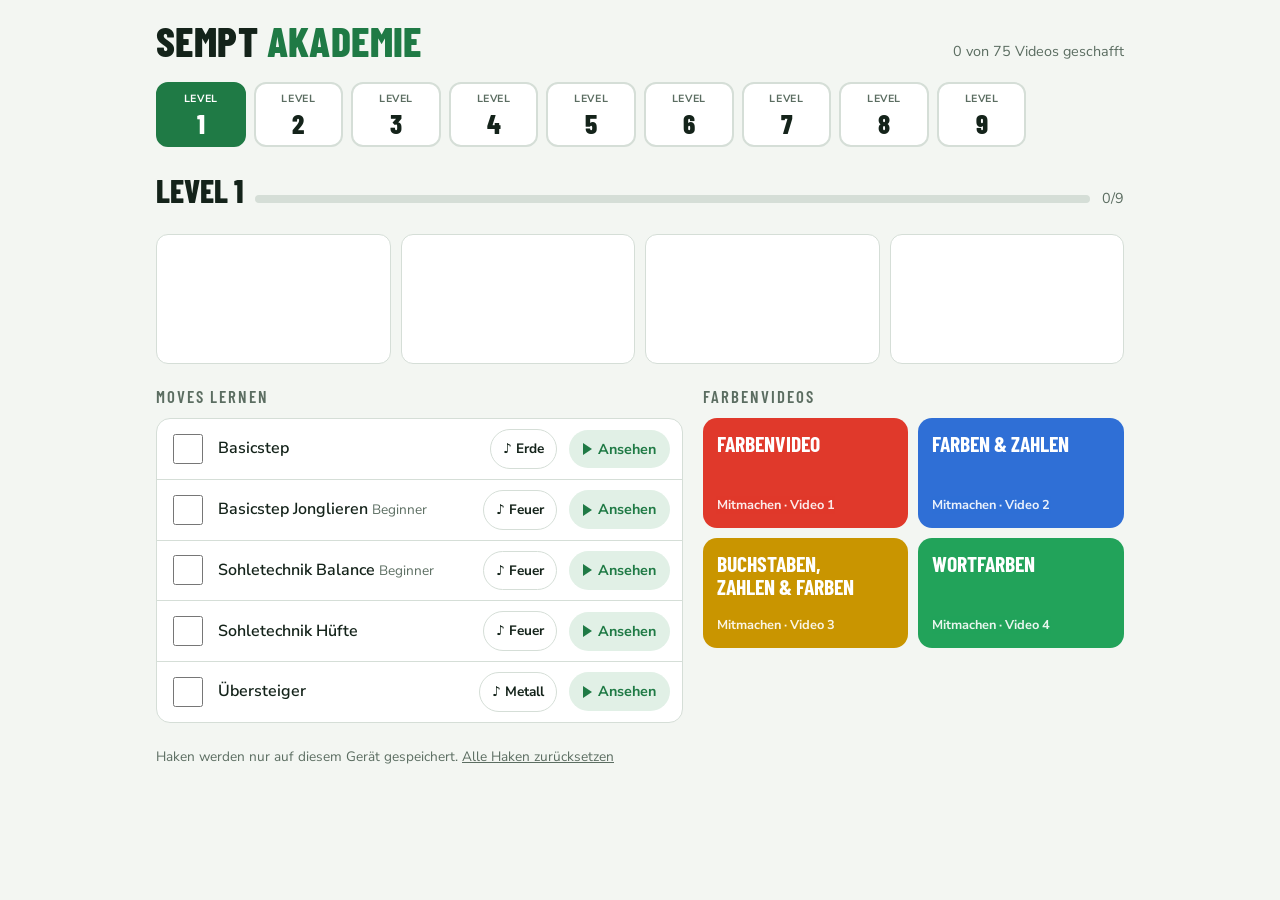
<file: index.html>
<!doctype html>
<html lang="de">
<head>
<meta charset="utf-8">
<meta name="viewport" content="width=device-width,initial-scale=1,viewport-fit=cover">
<meta name="apple-mobile-web-app-capable" content="yes">
<meta name="mobile-web-app-capable" content="yes">
<meta name="apple-mobile-web-app-title" content="Sempt">
<meta name="apple-mobile-web-app-status-bar-style" content="default">
<meta name="theme-color" content="#1f7a45">
<title>Sempt Akademie</title>
<link rel="stylesheet" href="https://fonts.googleapis.com/css2?family=Barlow+Condensed:wght@600;800&family=Nunito+Sans:wght@400;600;700&display=swap">
<style>
html{-webkit-text-size-adjust:100%}:root{padding-top:env(safe-area-inset-top,0px);padding-bottom:env(safe-area-inset-bottom,0px)}body{margin:0}[hidden]{display:none!important}
/* Layout: Level-Leiste oben (1–9), darunter ein Level-Panel: Moves-Checkliste links, Farbenvideos rechts; stapelt auf schmalen Screens */
:root{
  --bg:#f3f6f2; --surface:#ffffff; --fg:#14231a; --muted:#5b6d61; --line:#d5ded7;
  --pitch:#1f7a45; --pitch-soft:#e1f0e6; --done:#1f7a45;
  --c1:#e0392b; --c2:#2f6fd6; --c3:#f2b705; --c4:#22a35a;
  --display:"Barlow Condensed","Arial Narrow",system-ui,sans-serif;
  --body:"Nunito Sans",system-ui,-apple-system,sans-serif;
}
@media (prefers-color-scheme:dark){:root:not([data-theme="light"]){
  --bg:#0f1712; --surface:#17221b; --fg:#e7efe9; --muted:#9db0a3; --line:#2a3a30;
  --pitch:#4cc27c; --pitch-soft:#1c3326; --done:#4cc27c; color-scheme:dark}}
:root[data-theme="dark"]{
  --bg:#0f1712; --surface:#17221b; --fg:#e7efe9; --muted:#9db0a3; --line:#2a3a30;
  --pitch:#4cc27c; --pitch-soft:#1c3326; --done:#4cc27c; color-scheme:dark}
*{box-sizing:border-box}
body{background:var(--bg);color:var(--fg);font-family:var(--body);font-size:16px;line-height:1.45}
.wrap{max-width:1000px;margin:0 auto;padding-block:20px 48px;
  padding-left:max(16px,env(safe-area-inset-left,0px));padding-right:max(16px,env(safe-area-inset-right,0px));
  display:flex;flex-direction:column;gap:20px}
header{display:flex;align-items:flex-end;justify-content:space-between;gap:12px;flex-wrap:wrap}
h1{font-family:var(--display);font-weight:800;font-size:2.6rem;line-height:1;margin:0;letter-spacing:.01em;text-transform:uppercase}
h1 span{color:var(--pitch)}
.total{font-size:.9rem;color:var(--muted);font-variant-numeric:tabular-nums}
.levels{display:grid;grid-template-columns:repeat(10,1fr);gap:8px}
.lv{appearance:none;border:2px solid var(--line);background:var(--surface);color:var(--fg);border-radius:12px;
  padding:10px 0 8px;font-family:var(--display);font-weight:800;font-size:1.7rem;line-height:1;cursor:pointer;
  display:flex;flex-direction:column;align-items:center;gap:6px;min-width:0}
.lv small{font-family:var(--body);font-size:.65rem;font-weight:700;letter-spacing:.06em;text-transform:uppercase;color:var(--muted)}
.lv[aria-selected="true"]{border-color:var(--pitch);background:var(--pitch);color:#fff}
.lv[aria-selected="true"] small{color:#fff}
.lv.full::after{content:"✓";font-size:.8rem;font-family:var(--body);color:var(--done)}
.lv[aria-selected="true"].full::after{color:#fff}
.lv:focus-visible,.row a:focus-visible,.tile:focus-visible,.chk:focus-visible{outline:3px solid var(--c2);outline-offset:2px}
.panel{display:grid;grid-template-columns:1.25fr 1fr;gap:20px;align-items:start}
section{min-width:0}
h2{font-family:var(--display);font-weight:600;font-size:1.05rem;letter-spacing:.12em;text-transform:uppercase;color:var(--muted);margin:0 0 10px}
.title{display:flex;align-items:baseline;gap:12px;flex-wrap:wrap}
.title h3{font-family:var(--display);font-weight:800;font-size:2rem;margin:0;text-transform:uppercase;text-wrap:balance}
.bar{height:8px;border-radius:99px;background:var(--line);overflow:hidden;flex:1;min-width:120px}
.bar i{display:block;height:100%;background:var(--pitch);transition:width .25s}
.list{background:var(--surface);border:1px solid var(--line);border-radius:14px;overflow:hidden}
.row{display:flex;align-items:center;gap:12px;padding:10px 12px;border-top:1px solid var(--line)}
.row:first-child{border-top:0}
.chk{width:30px;height:30px;flex:none;accent-color:var(--pitch);cursor:pointer}
.row .name{flex:1;min-width:0;font-weight:600}
.row .name em{font-style:normal;font-weight:400;color:var(--muted);font-size:.85rem;margin-left:4px}
.row.done .name{color:var(--muted);text-decoration:line-through}
.mus{flex:none;padding:9px 12px;border-radius:99px;border:1px solid var(--line);color:var(--fg);text-decoration:none;font-weight:700;font-size:.85rem}
@media (max-width:480px){.row{flex-wrap:wrap}.row .name{flex-basis:calc(100% - 42px)}}
.shots{display:grid;grid-template-columns:repeat(4,1fr);gap:10px}
.shot{display:block;aspect-ratio:1.8;max-width:100%;border-radius:12px;overflow:hidden;border:1px solid var(--line);
  background-color:var(--surface);background-repeat:no-repeat;background-size:106% 438%}
.shot:focus-visible{outline:3px solid var(--c2);outline-offset:2px}
@media (max-width:760px){.shots{grid-template-columns:repeat(2,1fr)}}
.play{flex:none;display:inline-flex;align-items:center;gap:6px;padding:9px 14px;border-radius:99px;
  background:var(--pitch-soft);color:var(--pitch);font-weight:700;text-decoration:none;font-size:.9rem}
.play::before{content:"";width:0;height:0;border-left:9px solid currentColor;border-top:6px solid transparent;border-bottom:6px solid transparent}
.tiles{display:grid;grid-template-columns:1fr 1fr;gap:10px}
.tile{position:relative;display:flex;flex-direction:column;justify-content:space-between;gap:16px;min-height:110px;padding:14px;
  border-radius:14px;color:#fff;text-decoration:none;font-weight:700;overflow:hidden}
.tile b{font-family:var(--display);font-size:1.35rem;line-height:1.05;text-transform:uppercase;text-wrap:balance}
.tile span{font-size:.8rem;opacity:.9;display:flex;align-items:center;gap:6px}
.tile:only-child{grid-column:1/-1}
.tile:nth-child(1){background:var(--c1)} .tile:nth-child(2){background:var(--c2)}
.tile:nth-child(3){background:#c99500;} .tile:nth-child(4){background:var(--c4)}
.empty{background:var(--surface);border:1px dashed var(--line);border-radius:14px;padding:16px;color:var(--muted)}
.extra{display:flex;flex-wrap:wrap;gap:8px;margin-top:12px}
.chip{display:inline-flex;align-items:center;gap:6px;padding:8px 12px;border-radius:10px;border:1px solid var(--line);
  background:var(--surface);color:var(--fg);text-decoration:none;font-weight:600;font-size:.9rem}
.music .chip{min-width:96px;justify-content:center}
.reset{appearance:none;border:0;background:none;color:var(--muted);text-decoration:underline;cursor:pointer;font:inherit;font-size:.85rem;padding:4px 0}
.confirm{display:inline-flex;gap:8px;align-items:center;font-size:.85rem}
.confirm button{appearance:none;border:1px solid var(--line);background:var(--surface);color:var(--fg);border-radius:8px;padding:6px 10px;font:inherit;cursor:pointer}
footer{color:var(--muted);font-size:.85rem}
@media (max-width:760px){.panel{grid-template-columns:1fr}.levels{grid-template-columns:repeat(5,1fr)}}
@media (prefers-reduced-motion:reduce){.bar i{transition:none}}
.player{position:fixed;inset:0;z-index:50;background:rgba(6,12,8,.88);display:flex;flex-direction:column;
  padding:max(12px,env(safe-area-inset-top,0px)) max(12px,env(safe-area-inset-right,0px)) max(12px,env(safe-area-inset-bottom,0px)) max(12px,env(safe-area-inset-left,0px));gap:10px}
.pbar{display:flex;align-items:center;gap:10px;color:#fff;flex-wrap:wrap}
.pbar b{flex:1;min-width:0;font-family:var(--display);font-size:1.5rem;text-transform:uppercase;line-height:1.1}
.pbar a,.pbar button{appearance:none;border:1px solid rgba(255,255,255,.4);background:transparent;color:#fff;border-radius:10px;padding:10px 14px;font:inherit;font-weight:700;text-decoration:none;cursor:pointer}
.pbar button{background:#fff;color:#14231a;border-color:#fff}
.pframe{flex:1;min-height:0;display:flex;align-items:center;justify-content:center}
.pframe iframe{width:100%;height:100%;max-width:calc((100vh - 120px)*16/9);aspect-ratio:16/9;max-height:100%;border:0;border-radius:12px;background:#000}
</style>
</head>
<body>

<div class="wrap">
  <header>
    <h1>Sempt <span>Akademie</span></h1>
    <div class="total" id="total"></div>
  </header>

  <nav class="levels" id="levels" role="tablist" aria-label="Level"></nav>

  <div class="title"><h3 id="lvTitle"></h3><div class="bar" aria-hidden="true"><i id="lvBar"></i></div><span class="total" id="lvCount"></span></div>

  <div class="shots" id="shots"></div>

  <div class="panel">
    <section>
      <h2>Moves lernen</h2>
      <div class="list" id="moves"></div>
    </section>
    <section>
      <h2>Farbenvideos</h2>
      <div id="colors"></div>
    </section>
  </div>

  <footer>
    Haken werden nur auf diesem Gerät gespeichert.
    <span id="resetBox"><button class="reset" id="reset" type="button">Alle Haken zurücksetzen</button></span>
  </footer>
</div>

<div class="player" id="player" hidden role="dialog" aria-modal="true" aria-labelledby="pTitle">
  <div class="pbar"><b id="pTitle"></b><a id="pDrive" href="#" target="_blank" rel="noopener">In Drive öffnen</a><button type="button" id="pClose">Schließen</button></div>
  <div class="pframe"><iframe id="pFrame" title="Video" allow="autoplay; fullscreen" allowfullscreen></iframe></div>
</div>
<script>
const F5=[["Farbenvideo","1P1_GseGHWuVLcAfXY1RCHADSlxz4okRG"],["Farben & Zahlen","1zo9cPNK4b5manUwg9GxS8tHk6TicpH00"],["Buchstaben, Zahlen & Farben","1ttbn5ig5IuRBvpAwBkPPdf18fup0ePEy"],["Wortfarben","18FTQyXjAev8s1rQYPyA-V3jHsPv1Gb1X"]];
const L=[
 {m:[["Basicstep","","11pvfR32XYPfBd0aOw6yiiyVZosqVOojY","Erde"],["Basicstep Jonglieren","Beginner","1hugsja2YAh27RpckZLd8lb6Dhd08YDPQ","Feuer"],["Sohletechnik Balance","Beginner","1de0dAVffZiGe6_ORQzbiqP0_IZhOnmzB","Feuer"],["Sohletechnik Hüfte","","1ue2qs9R6F9M2F2ark_eS7T18M7aN4OZb","Feuer"],["Übersteiger","","17WFcKFvjCtMI7OhvavBepE9S99aduXZb","Metall"]],img:"1dM_dEcjUOQ3Toa4nliTYJuRfKM2DORyN",c:F5},
 {m:[["Rivelinho","","1okEyQDjUvLhJZvFobr1-_1XEK9lkSsyq","Metall"],["Sidestep links Jonglieren","Beginner","1185qrA6FFWVl23Ld1e0wRsPD8Sj9faes","Feuer"],["Sidestep rechts Jonglieren","Beginner","1qxJ1OHJdTg7GTqdc11R9fl9Cyp73w_-W","Feuer"],["Backstep links","","17hav4D-tS2W4nb2NtP5EzwWUe-7IbVQD","Feuer"],["Backstep rechts","","1NJKOIvVaB-w0uo9_u27Lazd8zok_8EC2","Feuer"]],img:"1xRecq1zeZg11dKDRD9mR9-wUUdowOf88",c:F5},
 {m:[["Ballpendel Hand hoch","","1HyzXz-Mw3SXJHKQgYi5z8IpLwDrnCgRr","Metall"],["Sidestep links doppelt","","1ySghFfq0YH2LI28UZYiDLBb4to6j_ink","Erde"],["Sidestep rechts Jonglieren","Profi","1B5DOcXqsqN4-sAcayURE5dMrS_B2ndYD","Erde"],["Sidestep links doppelt Jonglieren","Beginner","13JPyZsUGlVOv4J1bZKR8D_R_XrTsSwuu","Feuer"]],img:"1QCxGaq0eUf8twEHA4QeBhHGFz3KwgEzY",c:F5},
 {m:[["Brasilianer Jonglieren","Profi","1bhb9iSlkP08FDI_R1SDewotmYrzhuzf4","Metall"],["Brasilianer Jonglieren","Beginner","1eXnkhto0gSn0mwpzLxjblZTwBWq6JwTk","Metall"],["Basicstep Jonglieren Balance","Simple","1dQr6qF1G1esftrCPOdppsuiDP-bM_eoP","Erde"],["Sidestep links/rechts Jonglieren","Beginner","1c4IbKp9IDsQrwR0HcfEsdRXXLnBI5uJv","Feuer"]],img:"10_naTbHgeba8r58DONcvQm6jEDQqplKU",c:F5},
 {m:[["Backstep links Jonglieren","Beginner","1qDL7LIyLFHvLfNMpfE-IybHiPDMR2g2Q","Feuer"],["Backstep links/rechts Jonglieren","Beginner","1boF42vKI1GdmheXd1FOYFAQpOtPTO033","Feuer"],["Backstep rechts Jonglieren","Beginner","1xh10PQh6V2HI5uPgncgG1meXROCTqk9s","Feuer"],["Basicstep Jonglieren","Profi","14Bm1v5y9mYdfwIMM9Jy2tbqKMzjkKxX0","Wasser"],["Sidestep links/rechts Jonglieren","Profi","1ZtBMz77bUfQf1-V_vYu78icdraImhkRO","Wasser"]],img:"1hk7g5wkbePGgq3pUN1K3NmnJHKCubEGO",
  c:[["Farbenvideo","1P1_GseGHWuVLcAfXY1RCHADSlxz4okRG"],["Farben & Zahlen","1zo9cPNK4b5manUwg9GxS8tHk6TicpH00"],["Buchstaben, Zahlen & Farben","1ttbn5ig5IuRBvpAwBkPPdf18fup0ePEy"],["Wortfarben","18FTQyXjAev8s1rQYPyA-V3jHsPv1Gb1X"]]},
 {m:[["Sidestep links Jonglieren","Profi","1DLdbhoyerQ9nD_99-NYjICM5OV8QD5aD","Wasser"],["Backstep links/rechts Jonglieren","Profi","1nHaJ9OOUfKFQecPkfdyZUsgFmv_PSRV4","Wasser"],["Backstep rechts Jonglieren","Profi","1a6CheQtzfB9wFaWwYQW_7aQDF3BleMxE","Wasser"],["Sidestep rechts Jonglieren","Profi","1F_d2yk_bJttHGTwo6PwzZz28YOT2GkJh","Wasser"]],img:"1J-d3dliUQKptHukGZewbd1XkpXrt6FP2",
  c:[["Farbenvideo","197uW373wTlXC6EwBYuzbzPGD9y4qew4k"],["Farben & Zahlen","1Z1MIp1mmb_5d7Rz4leKJrI0YvCg-Evbp"],["Buchstaben, Farben & Zahlen","1kCkRa1m4Pp_IrFPBjm8wbYcOoHrHiO2j"],["Wortfarben","1veqzWzBAD7CN7JCfNRhe9jcF6s8pK8ll"]]},
 {m:[["Basicstep Jonglieren","Champion","1vFMaqomFPfNF34RtkIro-fe8q9XH4EH3","Luft"],["Sidestep links Jonglieren","Champion","1oE1M0NIQE__St1Nv9JnBsF78hRDrofa1","Luft"],["Sidestep rechts Jonglieren","Champion","1KGbWgVdlMvhl6sKdVy1zAYbhV4OLafXr","Luft"],["Sohletechnik","Profi","1ZaaOStGjshsEUOtUZXmvkwTnujRgpEfP","Feuer"]],img:"1JFiIg7QW_YITOx0Lkke9uWqpli_PW6p-",
  c:[["Nur Farben","1l3sKEHiYhwuPDbVjFjkJVQGf5AzGiDXM"],["Zahlen & Farben","1aBM35Q6c78hS9-x8Xmh6VZt6fAM3C0vz"],["Buchstaben, Zahlen & Farben","1DKknX_qnlqGnH2V0QzheD6m38_GyBJAF"],["Wortfarben","1N6BBoLGE-Ukwn8Uzx_nYA8uKLSug8kxo"]]},
 {m:[["Backstep links Jonglieren","Champion","1TYTdjqv5rsdN0ObblgKtjxUlDMRhjDip","Luft"],["Backstep rechts Jonglieren","Champion","14r6HeEzFBMXzZYYvPNg0hxvNJBCpcb8K","Luft"],["Ballpendel innen Jonglieren","Simple","1Lq77EnWJnQwM92yxiE04xGoB-UgLdUq2","Feuer"],["Rivelinho Jonglieren","Profi","1v77vnKteF9PbgmQ3-g6lzT3GUakDdBrX","Metall"]],img:"1aF_MFxvF-Bbc3cSuo6Hf8ssj47GBO7IY",
  c:[["Nur Farben","16CMIHrZ6uwJek0jv1Zo7K05BoXG9ejDL"],["Farben & Zahlen","18zSInnqbTHuTS_EEzmRIgPpToX5AwXzo"],["Buchstaben, Farben & Zahlen","1W55ke11GLtOxXnW6ChWTWfWAvJ0Wqlqj"],["Wortfarben","1VyS6SU6NzFphOZgMmF3Vkk0DjahAnA-H"]]},
 {m:[["Backstep links/rechts","","1nxzEu7Mo1sZOCJVuaqbwrQpFDVEOsNA8","Luft"],["Brasilianer Jonglieren","Profi","1reAoM9aNSxItTQceNKdJYryt2IAku-Xh","Metall"],["Freestyler","","1O1ddMf4DhamKPreNNd_EkhY3CQ3MSSjg","Metall"],["Sidezieher Jonglieren","Beginner","14MOzmPEN2qcWLboQCCDh4n9BOeTLJoBe","Feuer"]],img:"132CiblyFBaRWGVhAqCoA36giY11AbREV",
  c:[["Nur Farben","1cE05si2f8-BPEHVdtFKwh5lVIaj9icUl"],["Zahl vor Farbe","10bLzqwNjvNNnEPTTRT0C-eroToz8iCm6"],["Zahl oder Buchstabe vor Farbe","1GLKsqu2DmUIwgemxixaZHPdvI1s1tIne"],["Wortfarben","1hADMbC7UHBcreSM6ks3R8g0aSDjOR5-q"]]}
];
const MUSIC=[["Erde","1A96j69CzwzeK17MqYQLeBL7ffI9jbK6t"],["Feuer","1DlaNJ0FsdBuJt4KHHappZgKTBgCoIJpL"],["Luft","1tgI9qWJOy8GHwkV9gnXS0M3-lcJZZSQ0"],["Metall","11O6LI4YM3kcQkttHjukyWZ_OqXEXn6YC"],["Wasser","1VtVkflKhvVB2GnN0Git93thBGw-eDVAK"]];
const T=[["11pvfR32XYPfBd0aOw6yiiyVZosqVOojY","1hugsja2YAh27RpckZLd8lb6Dhd08YDPQ","1de0dAVffZiGe6_ORQzbiqP0_IZhOnmzB","17WFcKFvjCtMI7OhvavBepE9S99aduXZb"],
["1okEyQDjUvLhJZvFobr1-_1XEK9lkSsyq","1185qrA6FFWVl23Ld1e0wRsPD8Sj9faes","1NJKOIvVaB-w0uo9_u27Lazd8zok_8EC2","1qxJ1OHJdTg7GTqdc11R9fl9Cyp73w_-W"],
["1B5DOcXqsqN4-sAcayURE5dMrS_B2ndYD","13JPyZsUGlVOv4J1bZKR8D_R_XrTsSwuu","1HyzXz-Mw3SXJHKQgYi5z8IpLwDrnCgRr","1ySghFfq0YH2LI28UZYiDLBb4to6j_ink"],
["1c4IbKp9IDsQrwR0HcfEsdRXXLnBI5uJv","1bhb9iSlkP08FDI_R1SDewotmYrzhuzf4","1eXnkhto0gSn0mwpzLxjblZTwBWq6JwTk","1dQr6qF1G1esftrCPOdppsuiDP-bM_eoP"],
["1qDL7LIyLFHvLfNMpfE-IybHiPDMR2g2Q","14Bm1v5y9mYdfwIMM9Jy2tbqKMzjkKxX0","1boF42vKI1GdmheXd1FOYFAQpOtPTO033","1ZtBMz77bUfQf1-V_vYu78icdraImhkRO"],
["1nHaJ9OOUfKFQecPkfdyZUsgFmv_PSRV4","1a6CheQtzfB9wFaWwYQW_7aQDF3BleMxE","1DLdbhoyerQ9nD_99-NYjICM5OV8QD5aD","1F_d2yk_bJttHGTwo6PwzZz28YOT2GkJh"],
["1vFMaqomFPfNF34RtkIro-fe8q9XH4EH3","1ZaaOStGjshsEUOtUZXmvkwTnujRgpEfP","1oE1M0NIQE__St1Nv9JnBsF78hRDrofa1","1KGbWgVdlMvhl6sKdVy1zAYbhV4OLafXr"],
["1v77vnKteF9PbgmQ3-g6lzT3GUakDdBrX","1Lq77EnWJnQwM92yxiE04xGoB-UgLdUq2","14r6HeEzFBMXzZYYvPNg0hxvNJBCpcb8K","1TYTdjqv5rsdN0ObblgKtjxUlDMRhjDip"],
["14MOzmPEN2qcWLboQCCDh4n9BOeTLJoBe","1O1ddMf4DhamKPreNNd_EkhY3CQ3MSSjg","1nxzEu7Mo1sZOCJVuaqbwrQpFDVEOsNA8","1reAoM9aNSxItTQceNKdJYryt2IAku-Xh"]];
const MID=Object.fromEntries(MUSIC);
const PDF="1LQ87sXolHzvVZ-6i8aNusYKtJZD8jEBg";
const url=id=>"https://drive.google.com/file/d/"+id+"/view";
const $=id=>document.getElementById(id);
const esc=s=>s.replace(/&/g,"&amp;").replace(/</g,"&lt;");

let done={};
try{done=JSON.parse(localStorage.getItem("sempt-done")||"{}")||{}}catch(e){done={}}
const save=()=>{try{localStorage.setItem("sempt-done",JSON.stringify(done))}catch(e){}};

let cur=0;
const m=location.hash.match(/^#level-(\d)$/); if(m&&+m[1]>=1&&+m[1]<=9) cur=+m[1]-1;

const ck=(i,id)=>i+":"+id;
function count(i){const ids=L[i].m.map(x=>x[2]).concat(L[i].c.map(x=>ck(i,x[1])));return [ids.filter(id=>done[id]).length,ids.length]}

function renderLevels(){
  $("levels").innerHTML=L.map((_,i)=>{const [d,t]=count(i);
    return `<button class="lv${d===t?" full":""}" role="tab" id="tab${i}" aria-selected="${i===cur}" data-i="${i}"><small>Level</small>${i+1}</button>`}).join("");
  let D=0,T=0;L.forEach((_,i)=>{const [d,t]=count(i);D+=d;T+=t});
  $("total").textContent=`${D} von ${T} Videos geschafft`;
}
function renderLevel(){
  const lv=L[cur],[d,t]=count(cur);
  $("lvTitle").textContent="Level "+(cur+1);
  $("lvBar").style.width=(t?d/t*100:0)+"%";
  $("lvCount").textContent=`${d}/${t}`;
  $("moves").innerHTML=lv.m.map(([n,s,id,mu])=>`<div class="row${done[id]?" done":""}">
    <input class="chk" type="checkbox" id="c-${id}" data-id="${id}" ${done[id]?"checked":""} aria-label="${esc(n)} geschafft">
    <label class="name" for="c-${id}">${esc(n)}${s?`<em>${s}</em>`:""}</label>
    ${mu?`<a class="mus" href="${url(MID[mu])}" data-play="${MID[mu]}" target="_blank" rel="noopener" aria-label="Musik ${mu}">♪ ${mu}</a>`:""}<a class="play" href="${url(id)}" data-play="${id}" target="_blank" rel="noopener">Ansehen</a></div>`).join("");
  $("shots").innerHTML=[4.9,35.5,66.3,97.9].map((p,k)=>`<a class="shot" href="${url(T[cur][k])}" data-play="${T[cur][k]}" aria-label="${esc((lv.m.find(x=>x[2]===T[cur][k])||["Übung"])[0]+((lv.m.find(x=>x[2]===T[cur][k])||[])[1]?" ("+lv.m.find(x=>x[2]===T[cur][k])[1]+")":""))}" style="background-image:url('https://drive.google.com/thumbnail?id=${lv.img}&sz=w1200');background-position:50% ${p}%"></a>`).join("");
  $("colors").innerHTML=lv.c.length
    ? `<div class="tiles">${lv.c.map(([n,id],k)=>`<a class="tile" href="${url(id)}" data-play="${id}" target="_blank" rel="noopener" data-id="${ck(cur,id)}"><b>${esc(n)}</b><span>${done[ck(cur,id)]?"✓ geschafft":"Mitmachen · Video "+(k+1)}</span></a>`).join("")}</div>`
    : `<div class="empty">Farbenvideos gibt es ab Level 5. Hier zuerst die Moves sicher lernen.</div>`;
}
function render(){renderLevels();renderLevel()}

$("levels").addEventListener("click",e=>{const b=e.target.closest(".lv");if(!b)return;cur=+b.dataset.i;try{history.replaceState(null,"","#level-"+(cur+1))}catch(_){location.hash="level-"+(cur+1)}render()});
$("moves").addEventListener("change",e=>{const id=e.target.dataset.id;if(!id)return;if(e.target.checked)done[id]=1;else delete done[id];save();render()});
$("colors").addEventListener("click",e=>{const a=e.target.closest(".tile");if(!a)return;done[a.dataset.id]=1;save();setTimeout(render,300)});
window.addEventListener("hashchange",()=>{const m=location.hash.match(/^#level-(\d)$/);if(m){cur=+m[1]-1;render()}});


function bindReset(){$("reset").onclick=()=>{$("resetBox").innerHTML=`<span class="confirm">Wirklich alle Haken löschen? <button type="button" id="yes">Ja, löschen</button><button type="button" id="no">Abbrechen</button></span>`;
  $("yes").onclick=()=>{done={};save();restore();render()};$("no").onclick=restore}}
function restore(){$("resetBox").innerHTML=`<button class="reset" id="reset" type="button">Alle Haken zurücksetzen</button>`;bindReset()}
bindReset();
render();
function openPlayer(id,title){$("pTitle").textContent=title;$("pDrive").href=url(id);
  $("pFrame").src="https://drive.google.com/file/d/"+id+"/preview";$("player").hidden=false;document.body.style.overflow="hidden";$("pClose").focus()}
function closePlayer(){$("player").hidden=true;$("pFrame").src="about:blank";document.body.style.overflow=""}
document.addEventListener("click",e=>{const a=e.target.closest("a[data-play]");if(!a)return;e.preventDefault();
  const t=(a.getAttribute("aria-label")?{textContent:a.getAttribute("aria-label")}:null||a.querySelector("b")||a.closest(".row")?.querySelector(".name")||a).textContent.trim();openPlayer(a.dataset.play,t)});
$("pClose").onclick=closePlayer;
document.addEventListener("keydown",e=>{if(e.key==="Escape"&&!$("player").hidden)closePlayer()});
</script>
</body>
</html>
</file>
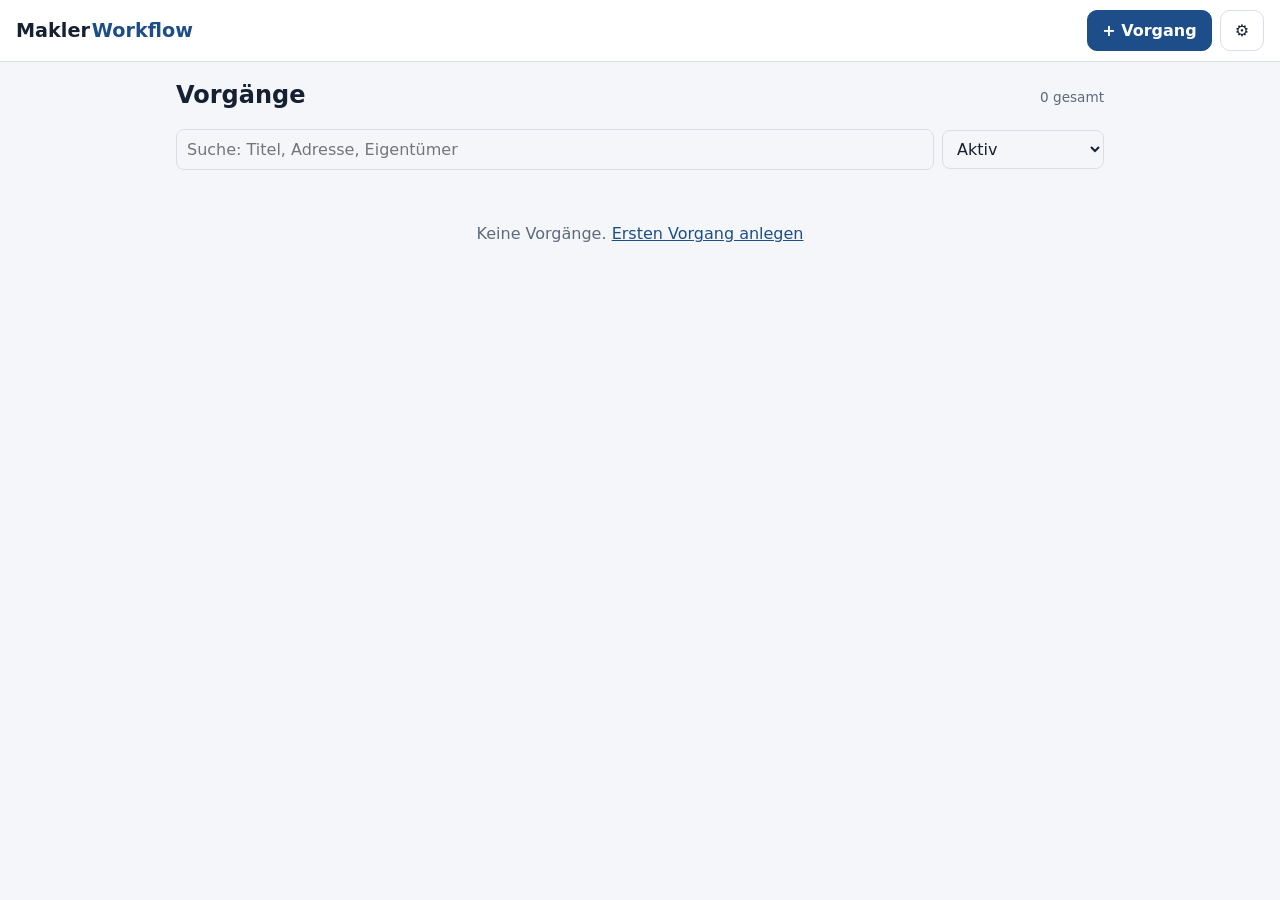
<file: makler/index.html>
<!doctype html>
<html lang="de">
<head>
<meta charset="utf-8">
<meta name="viewport" content="width=device-width,initial-scale=1,viewport-fit=cover">
<meta name="theme-color" content="#1d4e89">
<meta name="apple-mobile-web-app-capable" content="yes">
<meta name="apple-mobile-web-app-title" content="Makler">
<title>Makler Workflow</title>
<link rel="stylesheet" href="style.css">
</head>
<body>
<header class="top">
  <a href="#/" class="brand">Makler<span>Workflow</span></a>
  <nav>
    <a href="#/neu" class="btn primary">+ Vorgang</a>
    <a href="#/einstellungen" class="btn ghost" aria-label="Einstellungen">⚙</a>
  </nav>
</header>
<main id="app" class="wrap"></main>
<input type="file" id="filepick" multiple hidden>
<script type="module" src="app.js"></script>
</body>
</html>
</file>
<file: makler/style.css>
:root{
  --bg:#f4f6f9; --surface:#fff; --fg:#152033; --muted:#5d6a7e; --line:#d9dfe8;
  --accent:#1d4e89; --accent-soft:#e3ecf7; --ok:#1f7a45; --ok-soft:#e1f2e7; --warn:#b4401c; --warn-soft:#fbe9e2;
  font-family:system-ui,-apple-system,"Segoe UI",Roboto,sans-serif;
}
@media (prefers-color-scheme:dark){:root:not([data-theme="light"]){
  --bg:#0e141c; --surface:#161f2b; --fg:#e6ecf3; --muted:#9aa8ba; --line:#28354a;
  --accent:#6ea6ea; --accent-soft:#1b2c42; --ok:#4cc27c; --ok-soft:#173226; --warn:#f08a64; --warn-soft:#3a2118; color-scheme:dark}}
:root[data-theme="dark"]{
  --bg:#0e141c; --surface:#161f2b; --fg:#e6ecf3; --muted:#9aa8ba; --line:#28354a;
  --accent:#6ea6ea; --accent-soft:#1b2c42; --ok:#4cc27c; --ok-soft:#173226; --warn:#f08a64; --warn-soft:#3a2118; color-scheme:dark}
*{box-sizing:border-box}
html{-webkit-text-size-adjust:100%}
body{margin:0;background:var(--bg);color:var(--fg);font-size:16px;line-height:1.45}
a{color:var(--accent)}
[hidden]{display:none!important}
.wrap{max-width:960px;margin:0 auto;padding:16px max(16px,env(safe-area-inset-left)) 64px}
.top{position:sticky;top:0;z-index:5;display:flex;justify-content:space-between;align-items:center;gap:12px;
  padding:10px max(16px,env(safe-area-inset-left));padding-top:max(10px,env(safe-area-inset-top));
  background:var(--surface);border-bottom:1px solid var(--line)}
.brand{font-weight:800;font-size:1.2rem;text-decoration:none;color:var(--fg)}
.brand span{color:var(--accent);margin-left:2px}
nav{display:flex;gap:8px}
h1{font-size:1.5rem;margin:0 0 4px}
h2{font-size:1.1rem;margin:24px 0 8px}
.muted{color:var(--muted)}
.small{font-size:.85rem}
.btn{appearance:none;display:inline-flex;align-items:center;gap:6px;border:1px solid var(--line);background:var(--surface);color:var(--fg);
  border-radius:10px;padding:8px 14px;font:inherit;font-weight:600;text-decoration:none;cursor:pointer;min-height:40px}
.btn.primary{background:var(--accent);border-color:var(--accent);color:#fff}
:root[data-theme="dark"] .btn.primary{color:#0e141c}
@media (prefers-color-scheme:dark){:root:not([data-theme="light"]) .btn.primary{color:#0e141c}}
.btn.ghost{background:transparent}
.btn.danger{color:var(--warn);border-color:var(--warn)}
.btn.sm{min-height:32px;padding:4px 10px;font-size:.85rem}
.row{display:flex;gap:8px;flex-wrap:wrap;align-items:center}
.spacer{flex:1}
input,select,textarea{font:inherit;color:var(--fg);background:var(--bg);border:1px solid var(--line);border-radius:8px;padding:8px 10px;width:100%}
textarea{min-height:64px;resize:vertical}
input:focus,select:focus,textarea:focus{outline:2px solid var(--accent);outline-offset:-1px}
label.f{display:flex;flex-direction:column;gap:4px;font-size:.85rem;color:var(--muted);font-weight:600}
.grid{display:grid;grid-template-columns:repeat(auto-fill,minmax(220px,1fr));gap:12px}
.card{background:var(--surface);border:1px solid var(--line);border-radius:14px;padding:14px 16px}
.list{display:flex;flex-direction:column;gap:10px;margin-top:12px}
.case{display:block;text-decoration:none;color:inherit}
.case:hover{border-color:var(--accent)}
.case h3{margin:0;font-size:1.05rem}
.bar{height:6px;border-radius:3px;background:var(--line);overflow:hidden;margin-top:8px}
.bar i{display:block;height:100%;background:var(--ok);transition:width .2s}
.pill{display:inline-block;font-size:.75rem;font-weight:700;padding:2px 8px;border-radius:99px;background:var(--accent-soft);color:var(--accent)}
.pill.ok{background:var(--ok-soft);color:var(--ok)}
.pill.warn{background:var(--warn-soft);color:var(--warn)}
.tabs{display:flex;gap:4px;border-bottom:1px solid var(--line);margin:16px 0;overflow-x:auto}
.tabs a{padding:10px 14px;text-decoration:none;color:var(--muted);font-weight:600;border-bottom:3px solid transparent;white-space:nowrap}
.tabs a[aria-current="page"]{color:var(--fg);border-color:var(--accent)}
details.phase{background:var(--surface);border:1px solid var(--line);border-radius:14px;margin-bottom:10px}
details.phase>summary{list-style:none;cursor:pointer;padding:14px 16px;display:flex;gap:10px;align-items:center;font-weight:700}
details.phase>summary::-webkit-details-marker{display:none}
details.phase>summary::before{content:"▸";color:var(--muted);transition:transform .15s}
details.phase[open]>summary::before{transform:rotate(90deg)}
details.phase.complete>summary{color:var(--ok)}
.phase .count{margin-left:auto;font-weight:600;font-size:.85rem;color:var(--muted);font-variant-numeric:tabular-nums}
.step{border-top:1px solid var(--line);padding:12px 16px;display:grid;grid-template-columns:28px 1fr;gap:4px 10px}
.step input[type=checkbox]{width:22px;height:22px;margin:1px 0 0;accent-color:var(--ok)}
.step .lbl{font-weight:600}
.step.done .lbl{color:var(--muted);text-decoration:line-through;text-decoration-color:var(--line)}
.step.warn .lbl::after{content:" ⚠";color:var(--warn)}
.step.rule .lbl{font-weight:500}
.step .body{grid-column:2;display:flex;flex-direction:column;gap:6px}
.step .info{font-size:.85rem;color:var(--muted);background:var(--accent-soft);border-radius:8px;padding:6px 10px}
.step .meta{display:flex;gap:10px;flex-wrap:wrap;font-size:.8rem;color:var(--muted)}
.step .meta button{background:none;border:0;padding:0;color:var(--accent);font:inherit;cursor:pointer}
.unit{display:flex;gap:6px;align-items:center}.unit span{color:var(--muted);font-size:.85rem;white-space:nowrap}
.files{display:grid;grid-template-columns:repeat(auto-fill,minmax(160px,1fr));gap:10px}
.file{background:var(--surface);border:1px solid var(--line);border-radius:12px;overflow:hidden;display:flex;flex-direction:column}
.file .thumb{aspect-ratio:4/3;background:var(--bg);display:flex;align-items:center;justify-content:center;font-size:2rem;color:var(--muted)}
.file .thumb img{width:100%;height:100%;object-fit:cover}
.file .fi{padding:8px 10px;font-size:.8rem;display:flex;flex-direction:column;gap:4px;word-break:break-word}
.drop{border:2px dashed var(--line);border-radius:14px;padding:24px;text-align:center;color:var(--muted);cursor:pointer}
.drop.over{border-color:var(--accent);background:var(--accent-soft)}
.log{list-style:none;padding:0;margin:0}
.log li{padding:8px 0;border-bottom:1px solid var(--line);font-size:.9rem}
.log time{color:var(--muted);font-size:.8rem;display:block}
.empty{text-align:center;padding:40px 16px;color:var(--muted)}
.proto h2{border-bottom:1px solid var(--line);padding-bottom:4px}
.proto table{width:100%;border-collapse:collapse;font-size:.9rem}
.proto td{padding:4px 6px;border-bottom:1px solid var(--line);vertical-align:top}
.proto td:first-child{width:28px}
.toast{position:fixed;bottom:max(16px,env(safe-area-inset-bottom));left:50%;transform:translateX(-50%);background:var(--fg);color:var(--bg);padding:10px 16px;border-radius:10px;font-size:.9rem;z-index:10}
@media print{.top,.tabs,.noprint{display:none!important}body{background:#fff;color:#000}.wrap{max-width:none;padding:0}}
</file>
